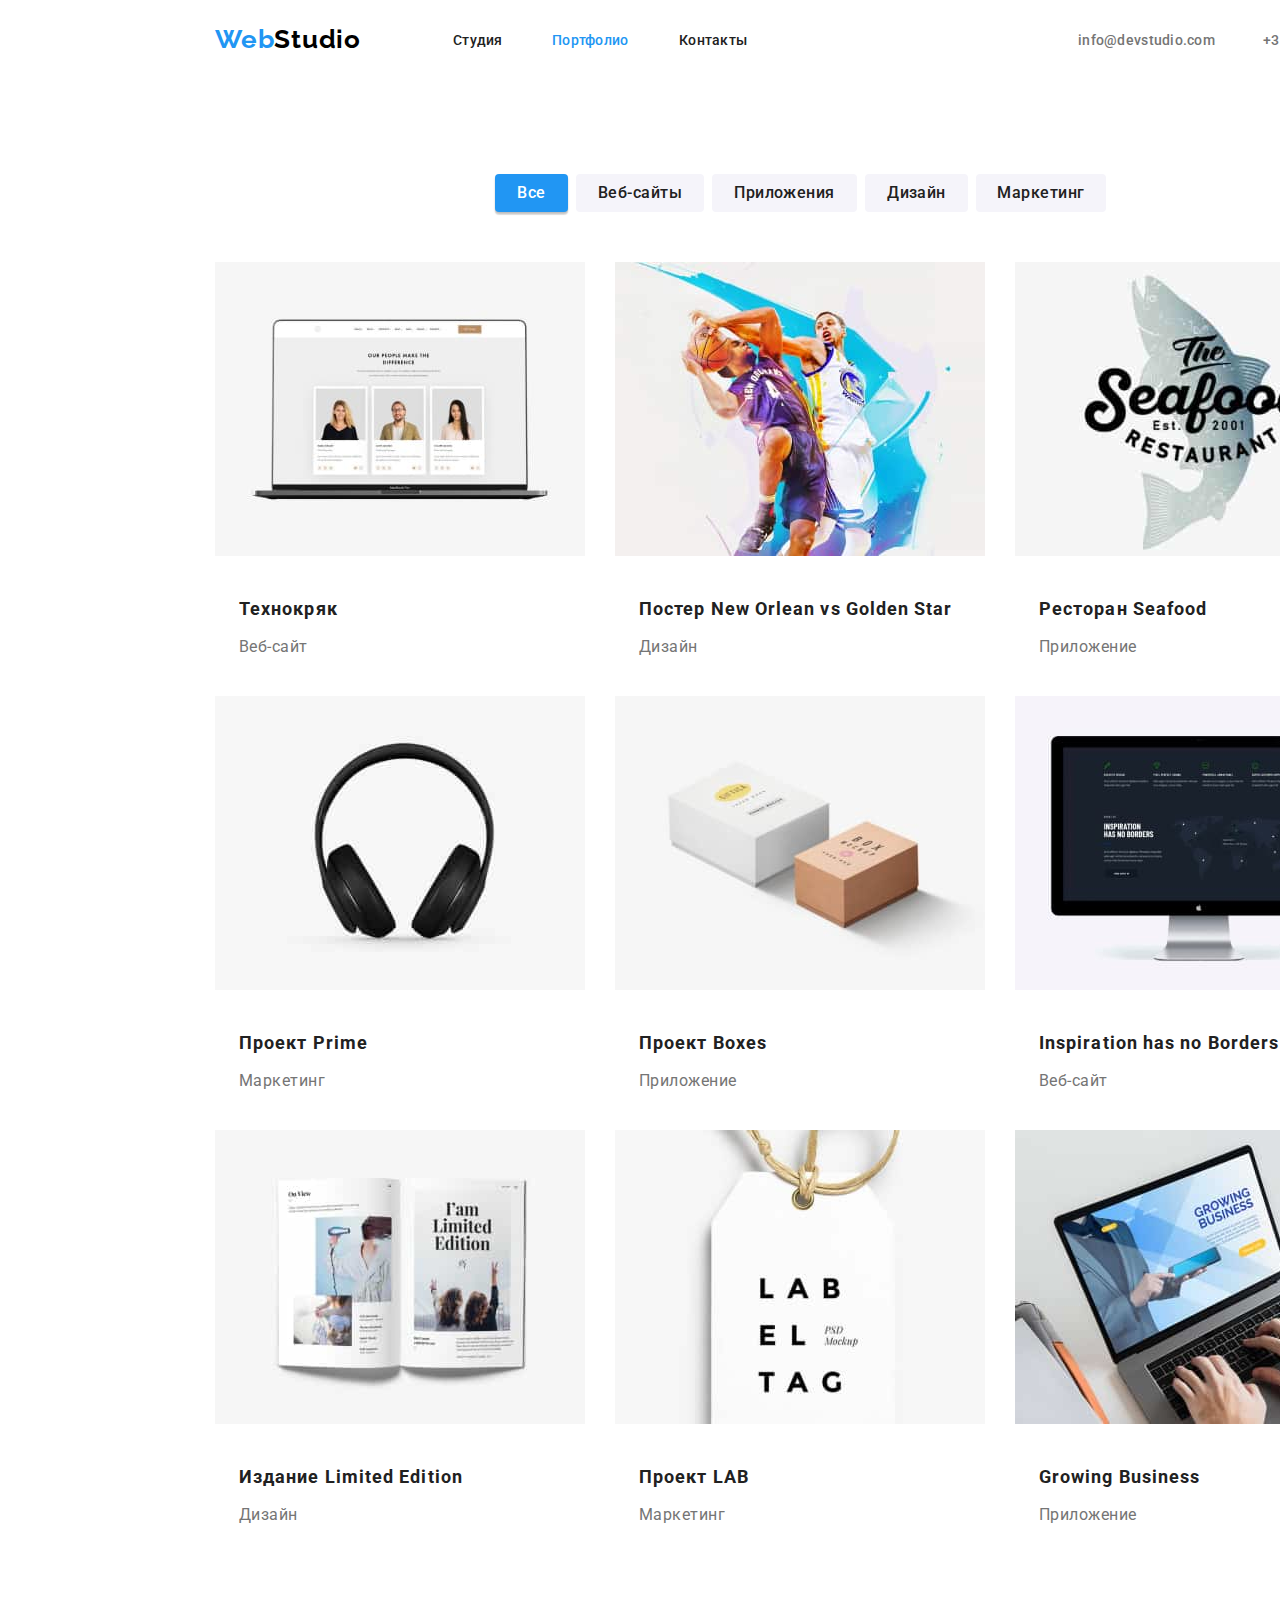
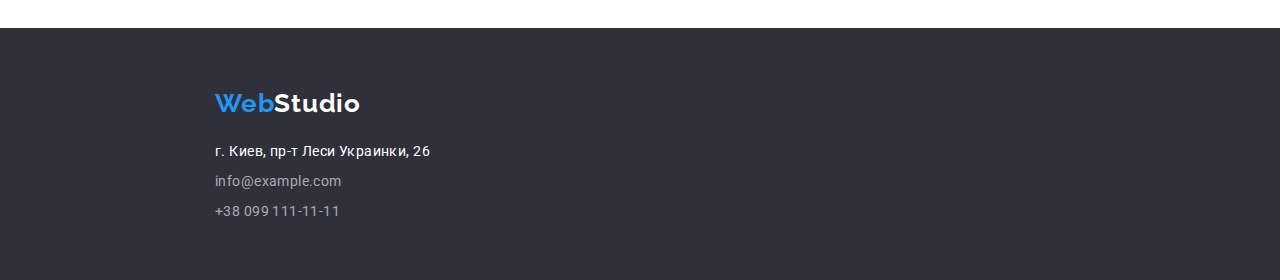
<file: portfolio.html>
<!DOCTYPE html>
<html lang="ru">
  <head>
    <link rel="preconnect" href="https://fonts.googleapis.com" />
    <link rel="preconnect" href="https://fonts.gstatic.com" crossorigin />
    <link
      href="https://fonts.googleapis.com/css2?family=Raleway:wght@700&display=swap"
      rel="stylesheet"
    />
    <link rel="preconnect" href="https://fonts.googleapis.com" />
    <link rel="preconnect" href="https://fonts.gstatic.com" crossorigin />
    <link
      href="https://fonts.googleapis.com/css2?family=Roboto:wght@400;500;700;900&display=swap"
      rel="stylesheet"
    />
    <link rel="stylesheet" href="css/styles.css" />
    <meta charset="UTF-8" />
    <meta http-equiv="X-UA-Compatible" content="IE=edge" />
    <meta name="viewport" content="width=device-width, initial-scale=1.0" />
    <title>Document</title>
    <style>
      li {
        list-style-type: none;
      }
      a {
        text-decoration: none;
      }
      button {
        border: none;
      }
    </style>
  </head>
  <body>
    <!--Header-->
    <header class="heder">
      <nav>
        <a class="WebStudio" href="index.html">Web<span class="studio">Studio</span></a>
        <ul>
          <li><a class="studio-portfolio" href="index.html"> Студия</a></li>
          <li><a class="portfolio-now" href="portfolio.html">Портфолио</a></li>
          <li><a class="contacts" href="">Контакты</a></li>
        </ul>
      </nav>
      <ul>
        <li><a class="mail" href="mailto:info@devstudio">info@devstudio.com</a></li>
        <li><a class="tel" href="tel:+380961111111">+38 096 111-11-11</a></li>
      </ul>
    </header>

    <main>
      <!--Sorting the list-->
      <ul>
        <li>
          <button class="everything" type="button">Все</button>
        </li>
        <li>
          <button class="web-sites" type="button">Веб-сайты</button>
        </li>
        <li>
          <button class="applications" type="button">Приложения</button>
        </li>
        <li>
          <button class="design" type="button">Дизайн</button>
        </li>
        <li>
          <button class="marketing" type="button">Маркетинг</button>
        </li>
      </ul>

      <!--Work examples-->
      <section class="Work_examples">
        <h1 class="visually-hidden">portfolio</h1>
        <div class="container">
          <ul>
            <li class="card_bg_portfolio">
              <img
                class="portfolio-1"
                src="./images/portfolio-1.jpg"
                alt="Скрин сайта Технокряк"
                width="370"
                height="294"
              />
              <h2 class="portfolio-1-names">Технокряк</h2>
              <p class="portfolio-1-text">Веб-сайт</p>
            </li>

            <li class="card_bg_portfolio">
              <img
                class="portfolio-2"
                src="./images/portfolio-2.jpg"
                alt="Изображение постера"
                width="370"
                height="294"
              />
              <h2 class="portfolio-2-names">Постер New Orlean vs Golden Star</h2>
              <p class="portfolio-2-text">Дизайн</p>
            </li>

            <li class="card_bg_portfolio">
              <img
                class="portfolio-3"
                src="./images/portfolio-3.jpg"
                alt="Изображение эмблемы ресторана"
                width="370"
                height="294"
              />
              <h2 class="portfolio-3-names">Ресторан Seafood</h2>
              <p class="portfolio-3-text">Приложение</p>
            </li>

            <li class="card_bg_portfolio">
              <img
                class="portfolio-4"
                src="./images/portfolio-4.jpg"
                alt="Изображение наушникоа"
                width="370"
                height="294"
              />
              <h2 class="portfolio-4-names">Проект Prime</h2>
              <p class="portfolio-4-text">Маркетинг</p>
            </li>

            <li class="card_bg_portfolio">
              <img
                class="portfolio-5"
                src="./images/portfolio-5.jpg"
                alt="Изображение коробок"
                width="370"
                height="294"
              />
              <h2 class="portfolio-5-names">Проект Boxes</h2>
              <p class="portfolio-5-text">Приложение</p>
            </li>

            <li class="card_bg_portfolio">
              <img
                class="portfolio-6"
                src="./images/portfolio-6.jpg"
                alt="Скрин сайта"
                width="370"
                height="294"
              />
              <h2 class="portfolio-6-names">Inspiration has no Borders</h2>
              <p class="portfolio-6-text">Веб-сайт</p>
            </li>

            <li class="card_bg_portfolio">
              <img
                class="portfolio-7"
                src="./images/portfolio-7.jpg"
                alt="Изображение раскрытого журнала"
                width="370"
                height="294"
              />
              <h2 class="portfolio-7-names">Издание Limited Edition</h2>
              <p class="portfolio-7-text">Дизайн</p>
            </li>

            <li class="card_bg_portfolio">
              <img
                class="portfolio-8"
                src="./images/portfolio-8.jpg"
                alt="Изображение эмблемы LAB"
                width="370"
                height="294"
              />
              <h2 class="portfolio-8-names">Проект LAB</h2>
              <p class="portfolio-8-text">Маркетинг</p>
            </li>

            <li class="card_bg_portfolio">
              <img
                class="portfolio-9"
                src="./images/portfolio-9.jpg"
                alt="Изображение ноутбука с приложением"
                width="370"
                height="294"
              />
              <h2 class="portfolio-9-names">Growing Business</h2>
              <p class="portfolio-9-text">Приложение</p>
            </li>
          </ul>
        </div>
      </section>
    </main>

    <footer class="footer-portfolio">
      <a class="WebStudio-portfolio" href="/">Web<span class="studio2">Studio</span></a>
      <ul>
        <li><address class="address-portfolio">г. Киев, пр-т Леси Украинки, 26</address></li>
        <li><a class="mail-portfolio" href="mailto:info@example.com">info@example.com</a></li>
        <li><a class="tel-portfolio" href="tel:+380991111111">+38 099 111-11-11</a></li>
      </ul>
    </footer>
  </body>
</html>
</file>
<file: css/styles.css>
body {
  font-family: 'Roboto', 'Raleway', sans-serif;
}

.title {
  position: absolute;
  width: 696px;
  height: 120px;
  left: 452px;
  top: 180px;

  font-family: Roboto;
  font-style: normal;
  font-weight: 900;
  font-size: 44px;
  line-height: 60px;
  /* or 136% */

  text-align: center;
  letter-spacing: 0.06em;
  text-transform: uppercase;

  color: #ffffff;
}
.order-service {
  position: absolute;
  width: 200px;
  height: 50px;
  left: 700px;
  top: 430px;

  background: #2196f3;
  box-shadow: 0px 4px 4px rgba(0, 0, 0, 0.15);
  border-radius: 4px;
  font-family: Roboto;
  font-style: normal;
  font-weight: bold;
  font-size: 16px;
  line-height: 30px;
  /* identical to box height, or 187% */

  display: flex;
  align-items: center;
  text-align: center;
  letter-spacing: 0.06em;

  color: #ffffff;
}
.bgm {
  position: absolute;
  width: 200px;
  height: 50px;
  left: 700px;
  top: 370px;

  font-family: Roboto;
  font-style: normal;
  font-weight: 500;
  text-align: center;
  font-size: 20px;
  line-height: 0px;
  letter-spacing: 2px;
  color: #ffffff;

  background: #2196f3;
  box-shadow: 0px 4px 4px rgba(0.15, 0.15, 0.15, 0.15);
  border-radius: 4px;
}

.Attention-to-detail {
  position: absolute;
  width: 270px;
  height: 16px;
  left: 215px;
  top: 774px;

  font-family: Roboto;
  font-style: normal;
  font-weight: bold;
  font-size: 14px;
  line-height: 16px;
  letter-spacing: 0.03em;
  text-transform: uppercase;

  color: #212121;
}
.WebStudio {
  position: absolute;
  width: 145px;
  height: 31px;
  left: 215px;
  top: 24px;

  font-family: Raleway;
  font-style: normal;
  font-weight: bold;
  font-size: 26px;
  line-height: 31px;
  color: #2196f3;
  /* identical to box height */

  letter-spacing: 0.03em;
}
.Studio {
  position: absolute;
  width: 49px;
  height: 16px;
  left: 453px;
  top: 32px;

  font-family: Roboto;
  font-style: normal;
  font-weight: 500;
  font-size: 14px;
  line-height: 16px;
  letter-spacing: 0.02em;

  color: #2196f3;
}
.portfolio {
  position: absolute;
  width: 77px;
  height: 16px;
  left: 552px;
  top: 32px;

  font-family: Roboto;
  font-style: normal;
  font-weight: 500;
  font-size: 14px;
  line-height: 16px;
  letter-spacing: 0.02em;

  color: #212121;
}
.contacts {
  position: absolute;
  width: 68px;
  height: 16px;
  left: 679px;
  top: 32px;

  font-family: Roboto;
  font-style: normal;
  font-weight: 500;
  font-size: 14px;
  line-height: 16px;
  letter-spacing: 0.02em;

  color: #212121;
}
.mail {
  position: absolute;
  width: 135px;
  height: 16px;
  left: 1078px;
  top: 32px;

  font-family: Roboto;
  font-style: normal;
  font-weight: 500;
  font-size: 14px;
  line-height: 16px;
  letter-spacing: 0.02em;

  color: #757575;
}
.tel {
  position: absolute;
  width: 150px;
  height: 16px;
  left: 1263px;
  top: 32px;

  font-family: Roboto;
  font-style: normal;
  font-weight: 500;
  font-size: 14px;
  line-height: 16px;
  letter-spacing: 0.02em;

  color: #757575;
}
.Attention-to-detail2 {
  position: absolute;
  width: 270px;
  height: 75px;
  left: 215px;
  top: 800px;

  font-family: Roboto;
  font-style: normal;
  font-weight: normal;
  font-size: 14px;
  line-height: 24px;
  /* or 171% */

  letter-spacing: 0.03em;

  color: #757575;
}
.Punctuality {
  position: absolute;
  width: 270px;
  height: 16px;
  left: 515px;
  top: 774px;

  font-family: Roboto;
  font-style: normal;
  font-weight: bold;
  font-size: 14px;
  line-height: 16px;
  letter-spacing: 0.03em;
  text-transform: uppercase;

  color: #212121;
}
.Punctuality2 {
  position: absolute;
  width: 270px;
  height: 75px;
  left: 515px;
  top: 800px;

  font-family: Roboto;
  font-style: normal;
  font-weight: normal;
  font-size: 14px;
  line-height: 24px;
  /* or 171% */

  letter-spacing: 0.03em;

  color: #757575;
}
.Planning {
  position: absolute;
  width: 270px;
  height: 16px;
  left: 815px;
  top: 774px;

  font-family: Roboto;
  font-style: normal;
  font-weight: bold;
  font-size: 14px;
  line-height: 16px;
  letter-spacing: 0.03em;
  text-transform: uppercase;

  color: #212121;
}
.Planning2 {
  position: absolute;
  width: 270px;
  height: 75px;
  left: 815px;
  top: 800px;

  font-family: Roboto;
  font-style: normal;
  font-weight: normal;
  font-size: 14px;
  line-height: 24px;
  /* or 171% */

  letter-spacing: 0.03em;

  color: #757575;
}
.Modern-technologies {
  position: absolute;
  width: 270px;
  height: 16px;
  left: 1115px;
  top: 774px;

  font-family: Roboto;
  font-style: normal;
  font-weight: bold;
  font-size: 14px;
  line-height: 16px;
  letter-spacing: 0.03em;
  text-transform: uppercase;

  color: #212121;
}
.Modern-technologies2 {
  position: absolute;
  width: 270px;
  height: 75px;
  left: 1115px;
  top: 800px;

  font-family: Roboto;
  font-style: normal;
  font-weight: normal;
  font-size: 14px;
  line-height: 24px;
  /* or 171% */

  letter-spacing: 0.03em;

  color: #757575;
}
.img1 {
  position: absolute;
  width: 370px;
  height: 294px;
  left: 215px;
  top: 1061px;

  background: url(close-up-image-programer-working-his-desk-office_1098-18707.jpg);
  mix-blend-mode: normal;
}
.img2 {
  position: absolute;
  width: 370px;
  height: 294px;
  left: 615px;
  top: 1061px;

  background: url(web-ui-designers-are-developing-application-smartphones-team-creators-is-working-interface-mobile-phones_8119-2713.jpg);
}
.img3 {
  position: absolute;
  width: 370px;
  height: 294px;
  left: 1015px;
  top: 1061px;

  background: url(creative-artist-web-design-with-working-colour-selection-graphic-tablet_35674-1119.jpg);
}
.card1 {
  position: absolute;
  width: 270px;
  height: 260px;
  left: 215px;
  top: 1635px;

  background: url(4853.jpg);
  border-radius: 0px;
}
.card_bg {
  background: #ffffff;
  /* material shadow v1 */

  box-shadow: 0px 1px 3px rgba(0, 0, 0, 0.12), 0px 1px 1px rgba(0, 0, 0, 0.14),
    0px 2px 1px rgba(0, 0, 0, 0.2);
  border-radius: 0px 0px 4px 4px;
}
.igor {
  position: absolute;
  width: 151px;
  height: 19px;
  left: 275px;
  top: 1925px;

  font-family: Roboto;
  font-style: normal;
  font-weight: 500;
  font-size: 15px;
  line-height: 19px;
  /* identical to box height */

  text-align: center;
  letter-spacing: 0.03em;

  color: #212121;
}
.igor-p {
  position: absolute;
  width: 130px;
  height: 19px;
  left: 285px;
  top: 1954px;

  font-family: Roboto;
  font-style: normal;
  font-weight: normal;
  font-size: 14px;
  line-height: 19px;
  /* identical to box height */

  text-align: center;
  letter-spacing: 0.03em;

  color: #757575;
}
.card2 {
  position: absolute;
  width: 270px;
  height: 260px;
  left: 515px;
  top: 1635px;

  background: url(5844.jpg);
  border-radius: 0px;
}

.olga {
  position: absolute;
  width: 109px;
  height: 19px;
  left: 596px;
  top: 1925px;

  font-family: Roboto;
  font-style: normal;
  font-weight: 500;
  font-size: 15px;
  line-height: 19px;
  /* identical to box height */

  text-align: center;
  letter-spacing: 0.03em;

  color: #212121;
}
.olga-p {
  position: absolute;
  width: 147px;
  height: 19px;
  left: 577px;
  top: 1954px;

  font-family: Roboto;
  font-style: normal;
  font-weight: normal;
  font-size: 14px;
  line-height: 19px;
  /* identical to box height */

  text-align: center;
  letter-spacing: 0.03em;

  color: #757575;
}

.card3 {
  position: absolute;
  width: 270px;
  height: 260px;
  left: 815px;
  top: 1635px;

  background: url(16166.jpg);
  border-radius: 0px;
}
.nikolay {
  position: absolute;
  width: 137px;
  height: 19px;
  left: 882px;
  top: 1925px;

  font-family: Roboto;
  font-style: normal;
  font-weight: 500;
  font-size: 15px;
  line-height: 19px;
  /* identical to box height */

  text-align: center;
  letter-spacing: 0.03em;

  color: #212121;
}

.nikolay-p {
  position: absolute;
  width: 76px;
  height: 19px;
  left: 912px;
  top: 1954px;

  font-family: Roboto;
  font-style: normal;
  font-weight: normal;
  font-size: 14px;
  line-height: 19px;
  /* identical to box height */

  text-align: center;
  letter-spacing: 0.03em;

  color: #757575;
}

.myhail {
  position: absolute;
  width: 134px;
  height: 19px;
  left: 1183px;
  top: 1925px;

  font-family: Roboto;
  font-style: normal;
  font-weight: 500;
  font-size: 15px;
  line-height: 19px;
  /* identical to box height */

  text-align: center;
  letter-spacing: 0.03em;

  color: #212121;
}
.myhail-p {
  position: absolute;
  width: 87px;
  height: 19px;
  left: 1207px;
  top: 1954px;

  font-family: Roboto;
  font-style: normal;
  font-weight: normal;
  font-size: 14px;
  line-height: 19px;
  /* identical to box height */

  text-align: center;
  letter-spacing: 0.03em;

  color: #757575;
}
.card4 {
  position: absolute;
  width: 270px;
  height: 260px;
  left: 1115px;
  top: 1635px;

  background: url(2968.jpg);
  border-radius: 0px;
}
.What-are-we-doing {
  position: absolute;
  width: 576px;
  height: 42px;
  left: 500px;
  top: 950px;

  font-family: Roboto;
  font-style: normal;
  font-weight: bold;
  font-size: 36px;
  line-height: 42px;
  text-align: center;
  letter-spacing: 0.03em;

  color: #212121;
}
.our-team {
  position: absolute;
  width: 564px;
  height: 42px;
  left: 540px;
  top: 1500px;

  font-family: Roboto;
  font-style: normal;
  font-weight: bold;
  font-size: 36px;
  line-height: 42px;
  text-align: center;
  letter-spacing: 0.03em;

  color: #212121;
}
.WebStudio2 {
  position: absolute;
  width: 145px;
  height: 31px;
  left: 215px;
  top: 57px;

  font-family: Raleway;
  font-style: normal;
  font-weight: bold;
  font-size: 26px;
  line-height: 31px;
  /* identical to box height */

  letter-spacing: 0.03em;

  color: #2196f3;
}
.address {
  position: absolute;
  width: 231px;
  height: 21px;
  left: 215px;
  top: 120px;

  font-family: Roboto;
  font-style: normal;
  font-weight: normal;
  font-size: 14px;
  line-height: 24px;
  /* or 171% */

  letter-spacing: 0.03em;

  color: #ffffff;
}

.mail2 {
  position: absolute;
  width: 231px;
  height: 21px;
  left: 215px;
  top: 148px;

  font-family: Roboto;
  font-style: normal;
  font-weight: normal;
  font-size: 14px;
  line-height: 24px;
  /* or 171% */
  letter-spacing: 0.03em;
  color: rgba(255, 255, 255, 0.6);
}

.tel2 {
  position: absolute;
  width: 231px;
  height: 21px;
  left: 215px;
  top: 178px;

  font-family: Roboto;
  font-style: normal;
  font-weight: normal;
  font-size: 14px;
  line-height: 24px;
  /* or 171% */

  letter-spacing: 0.03em;

  color: rgba(255, 255, 255, 0.6);
}
.footer {
  position: absolute;
  width: 1600px;
  height: 252px;
  left: 0px;
  top: 2097px;

  background: #2f303a;
}
.top-line-bg {
  position: absolute;
  width: 1600px;
  height: 80px;
  left: 0px;
  top: 0px;

  background: white;
}
.BG {
  position: absolute;
  width: 1600px;
  height: 600px;
  left: 0px;
  top: 100px;

  background: #2f303a;
}
.studio2 {
  font-family: Raleway;
  color: #ffffff;
}
.studio {
  font-family: Raleway;
  color: black;
}
.everything {
  position: absolute;
  width: 73px;
  height: 38px;
  left: 495px;
  top: 174px;

  background: #2196f3;
  /* shadow-middle */

  font-family: Roboto;
  font-style: normal;
  font-weight: 500;
  font-size: 16px;
  line-height: 26px;
  /* identical to box height, or 162% */

  text-align: center;
  letter-spacing: 0.03em;

  color: #ffffff;

  box-shadow: 0px 3px 1px rgba(0, 0, 0, 0.1), 0px 1px 2px rgba(0, 0, 0, 0.08),
    0px 2px 2px rgba(0, 0, 0, 0.12);
  border-radius: 4px;
}
.web-sites {
  position: absolute;
  width: 128px;
  height: 38px;
  left: 576px;
  top: 174px;

  background: #f5f4fa;
  border-radius: 4px;

  font-family: Roboto;
  font-style: normal;
  font-weight: 500;
  font-size: 16px;
  line-height: 26px;
  /* identical to box height, or 162% */

  text-align: center;
  letter-spacing: 0.03em;

  color: #212121;
}
.applications {
  position: absolute;
  width: 145px;
  height: 38px;
  left: 712px;
  top: 174px;

  background: #f5f4fa;
  border-radius: 4px;

  font-family: Roboto;
  font-style: normal;
  font-weight: 500;
  font-size: 16px;
  line-height: 26px;
  /* identical to box height, or 162% */

  text-align: center;
  letter-spacing: 0.03em;

  color: #212121;
}
.design {
  position: absolute;
  width: 103px;
  height: 38px;
  left: 865px;
  top: 174px;

  background: #f5f4fa;
  border-radius: 4px;

  font-family: Roboto;
  font-style: normal;
  font-weight: 500;
  font-size: 16px;
  line-height: 26px;
  /* identical to box height, or 162% */

  text-align: center;
  letter-spacing: 0.03em;

  color: #212121;
}
.marketing {
  position: absolute;
  width: 130px;
  height: 38px;
  left: 976px;
  top: 174px;

  background: #f5f4fa;
  border-radius: 4px;

  font-family: Roboto;
  font-style: normal;
  font-weight: 500;
  font-size: 16px;
  line-height: 26px;
  /* identical to box height, or 162% */

  text-align: center;
  letter-spacing: 0.03em;

  color: #212121;
}
.portfolio-1 {
  position: absolute;
  width: 370px;
  height: 294px;
  left: 215px;
  top: 262px;
}

.portfolio-1-names {
  position: absolute;
  width: 322px;
  height: 36px;
  left: 239px;
  top: 576px;

  font-family: Roboto;
  font-style: normal;
  font-weight: bold;
  font-size: 18px;
  line-height: 36px;
  /* identical to box height, or 200% */

  letter-spacing: 0.06em;

  color: #212121;
}
.portfolio-1-text {
  position: absolute;
  width: 322px;
  height: 30px;
  left: 239px;
  top: 616px;

  font-family: Roboto;
  font-style: normal;
  font-weight: normal;
  font-size: 16px;
  line-height: 30px;
  /* identical to box height, or 187% */

  letter-spacing: 0.03em;

  color: #757575;
}
.portfolio-2 {
  position: absolute;
  width: 370px;
  height: 294px;
  left: 615px;
  top: 262px;
}
.portfolio-2-names {
  position: absolute;
  width: 322px;
  height: 36px;
  left: 639px;
  top: 576px;

  font-family: Roboto;
  font-style: normal;
  font-weight: bold;
  font-size: 18px;
  line-height: 36px;
  /* identical to box height, or 200% */

  letter-spacing: 0.06em;

  color: #212121;
}
.portfolio-2-text {
  position: absolute;
  width: 322px;
  height: 30px;
  left: 639px;
  top: 616px;

  font-family: Roboto;
  font-style: normal;
  font-weight: normal;
  font-size: 16px;
  line-height: 30px;
  /* identical to box height, or 187% */

  letter-spacing: 0.03em;

  color: #757575;
}
.portfolio-3 {
  position: absolute;
  width: 370px;
  height: 294px;
  left: 1015px;
  top: 262px;
}
.portfolio-3-names {
  position: absolute;
  width: 322px;
  height: 36px;
  left: 1039px;
  top: 576px;

  font-family: Roboto;
  font-style: normal;
  font-weight: bold;
  font-size: 18px;
  line-height: 36px;
  /* identical to box height, or 200% */

  letter-spacing: 0.06em;

  color: #212121;
}
.portfolio-3-text {
  position: absolute;
  width: 322px;
  height: 30px;
  left: 1039px;
  top: 616px;

  font-family: Roboto;
  font-style: normal;
  font-weight: normal;
  font-size: 16px;
  line-height: 30px;
  /* identical to box height, or 187% */

  letter-spacing: 0.03em;

  color: #757575;
}
.portfolio-4 {
  position: absolute;
  width: 370px;
  height: 294px;
  left: 215px;
  top: 696px;
}
.portfolio-4-names {
  position: absolute;
  width: 322px;
  height: 36px;
  left: 239px;
  top: 1010px;

  font-family: Roboto;
  font-style: normal;
  font-weight: bold;
  font-size: 18px;
  line-height: 36px;
  /* identical to box height, or 200% */

  letter-spacing: 0.06em;

  color: #212121;
}
.portfolio-4-text {
  position: absolute;
  width: 322px;
  height: 30px;
  left: 239px;
  top: 1050px;

  font-family: Roboto;
  font-style: normal;
  font-weight: normal;
  font-size: 16px;
  line-height: 30px;
  /* identical to box height, or 187% */

  letter-spacing: 0.03em;

  color: #757575;
}
.portfolio-5 {
  position: absolute;
  width: 370px;
  height: 294px;
  left: 615px;
  top: 696px;
}
.portfolio-5-names {
  position: absolute;
  width: 322px;
  height: 36px;
  left: 639px;
  top: 1010px;

  font-family: Roboto;
  font-style: normal;
  font-weight: bold;
  font-size: 18px;
  line-height: 36px;
  /* identical to box height, or 200% */

  letter-spacing: 0.06em;

  color: #212121;
}
.portfolio-5-text {
  position: absolute;
  width: 322px;
  height: 30px;
  left: 639px;
  top: 1050px;

  font-family: Roboto;
  font-style: normal;
  font-weight: normal;
  font-size: 16px;
  line-height: 30px;
  /* identical to box height, or 187% */

  letter-spacing: 0.03em;

  color: #757575;
}
.portfolio-6 {
  position: absolute;
  width: 370px;
  height: 294px;
  left: 1015px;
  top: 696px;
}
.portfolio-6-names {
  position: absolute;
  width: 322px;
  height: 36px;
  left: 1039px;
  top: 1010px;

  font-family: Roboto;
  font-style: normal;
  font-weight: bold;
  font-size: 18px;
  line-height: 36px;
  /* identical to box height, or 200% */

  letter-spacing: 0.06em;

  color: #212121;
}
.portfolio-6-text {
  position: absolute;
  width: 322px;
  height: 30px;
  left: 1039px;
  top: 1050px;

  font-family: Roboto;
  font-style: normal;
  font-weight: normal;
  font-size: 16px;
  line-height: 30px;
  /* identical to box height, or 187% */

  letter-spacing: 0.03em;

  color: #757575;
}
.portfolio-7 {
  position: absolute;
  width: 370px;
  height: 294px;
  left: 215px;
  top: 1130px;
}
.portfolio-7-names {
  position: absolute;
  width: 322px;
  height: 36px;
  left: 239px;
  top: 1444px;

  font-family: Roboto;
  font-style: normal;
  font-weight: bold;
  font-size: 18px;
  line-height: 36px;
  /* identical to box height, or 200% */

  letter-spacing: 0.06em;

  color: #212121;
}
.portfolio-7-text {
  position: absolute;
  width: 322px;
  height: 30px;
  left: 239px;
  top: 1484px;

  font-family: Roboto;
  font-style: normal;
  font-weight: normal;
  font-size: 16px;
  line-height: 30px;
  /* identical to box height, or 187% */

  letter-spacing: 0.03em;

  color: #757575;
}
.portfolio-8 {
  position: absolute;
  width: 370px;
  height: 294px;
  left: 615px;
  top: 1130px;
}
.portfolio-8-names {
  position: absolute;
  width: 322px;
  height: 36px;
  left: 639px;
  top: 1444px;

  font-family: Roboto;
  font-style: normal;
  font-weight: bold;
  font-size: 18px;
  line-height: 36px;
  /* identical to box height, or 200% */

  letter-spacing: 0.06em;

  color: #212121;
}
.portfolio-8-text {
  position: absolute;
  width: 322px;
  height: 30px;
  left: 639px;
  top: 1484px;

  font-family: Roboto;
  font-style: normal;
  font-weight: normal;
  font-size: 16px;
  line-height: 30px;
  /* identical to box height, or 187% */

  letter-spacing: 0.03em;

  color: #757575;
}
.portfolio-9 {
  position: absolute;
  width: 370px;
  height: 294px;
  left: 1015px;
  top: 1130px;
}
.portfolio-9-names {
  position: absolute;
  width: 322px;
  height: 36px;
  left: 1039px;
  top: 1444px;

  font-family: Roboto;
  font-style: normal;
  font-weight: bold;
  font-size: 18px;
  line-height: 36px;
  /* identical to box height, or 200% */

  letter-spacing: 0.06em;

  color: #212121;
}
.portfolio-9-text {
  position: absolute;
  width: 322px;
  height: 30px;
  left: 1039px;
  top: 1484px;

  font-family: Roboto;
  font-style: normal;
  font-weight: normal;
  font-size: 16px;
  line-height: 30px;
  /* identical to box height, or 187% */

  letter-spacing: 0.03em;

  color: #757575;
}
.footer-portfolio {
  position: absolute;
  width: 1600px;
  height: 252px;
  left: 0px;
  top: 1628px;

  background: #2f303a;
}
.WebStudio-portfolio {
  position: absolute;
  width: 145px;
  height: 31px;
  left: 215px;
  top: 60px;

  font-family: Raleway;
  font-style: normal;
  font-weight: bold;
  font-size: 26px;
  line-height: 31px;
  /* identical to box height */

  letter-spacing: 0.03em;

  color: #2196f3;
}

.address-portfolio {
  position: absolute;
  width: 231px;
  height: 21px;
  left: 215px;
  top: 111px;

  font-family: Roboto;
  font-style: normal;
  font-weight: normal;
  font-size: 14px;
  line-height: 24px;
  /* or 171% */

  letter-spacing: 0.03em;

  color: #ffffff;
}
.mail-portfolio {
  position: absolute;
  width: 231px;
  height: 21px;
  left: 215px;
  top: 141px;

  font-family: Roboto;
  font-style: normal;
  font-weight: normal;
  font-size: 14px;
  line-height: 24px;
  /* or 171% */

  letter-spacing: 0.03em;

  color: rgba(255, 255, 255, 0.6);
}

.tel-portfolio {
  position: absolute;
  width: 231px;
  height: 21px;
  left: 215px;
  top: 171px;

  font-family: Roboto;
  font-style: normal;
  font-weight: normal;
  font-size: 14px;
  line-height: 24px;
  /* or 171% */

  letter-spacing: 0.03em;

  color: rgba(255, 255, 255, 0.6);
}

.portfolio-now {
  position: absolute;
  width: 77px;
  height: 16px;
  left: 552px;
  top: 32px;

  font-family: Roboto;
  font-style: normal;
  font-weight: 500;
  font-size: 14px;
  line-height: 16px;
  letter-spacing: 0.02em;

  color: #2196f3;
}
.studio-portfolio {
  position: absolute;
  width: 49px;
  height: 16px;
  left: 453px;
  top: 32px;

  font-family: Roboto;
  font-style: normal;
  font-weight: 500;
  font-size: 14px;
  line-height: 16px;
  letter-spacing: 0.02em;

  color: #212121;
}
.marketing:hover,
.studio-portfolio:hover,
.design:hover,
.applications:hover,
.web-sites:hover,
.everything:hover,
.order-service:hover,
.portfolio-now:hover,
.contacts:hover,
.mail:hover,
.tel:hover,
.mail-portfolio:hover,
.tel-portfolio:hover,
.WebStudio-portfolio:hover,
.WebStudio:hover,
.Studio:hover,
.portfolio:hover,
.order-service:hover,
.WebStudio2:hover,
.mail2:hover,
.tel2:hover {
  text-decoration: underline cornflowerblue;
  cursor: pointer;
}
.visually-hidden {
  position: absolute;
  clip: rect(0 0 0 0);
  width: 1px;
  height: 1px;
  margin: -1px;
}
</file>
